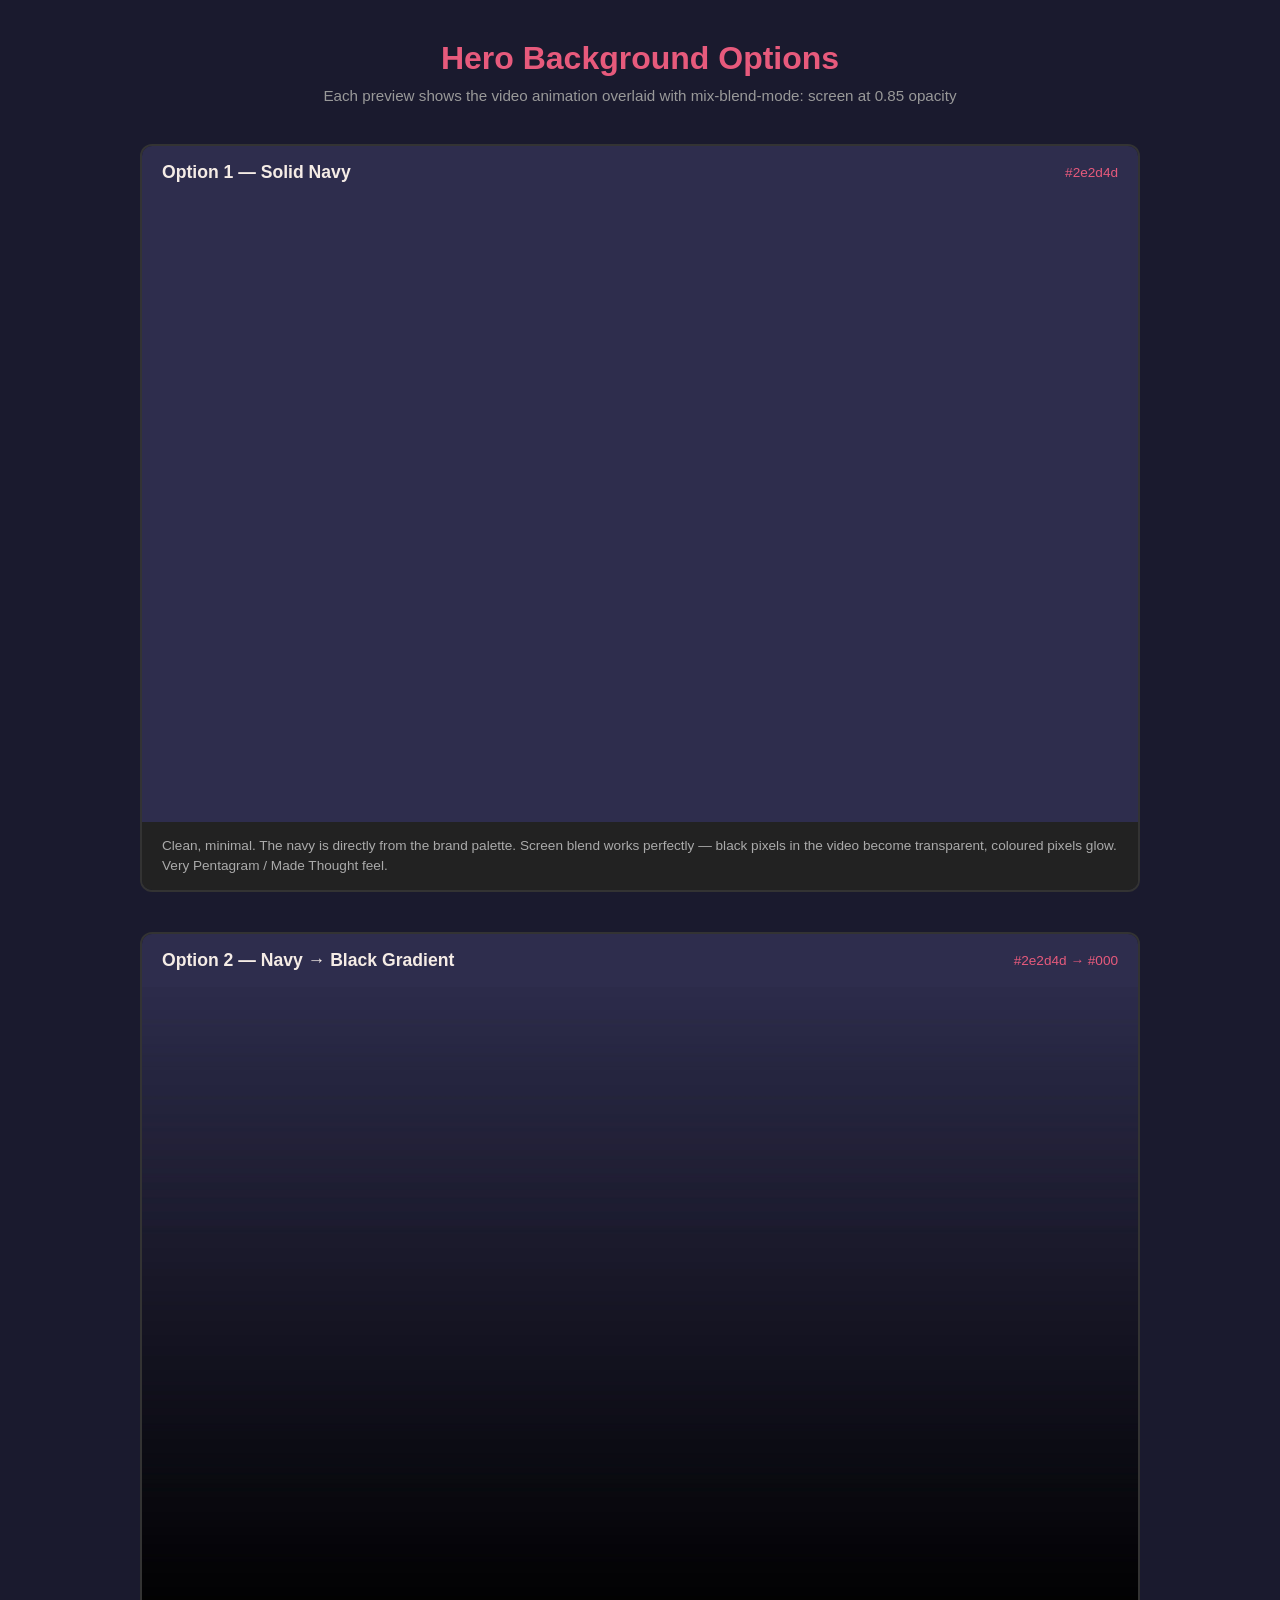
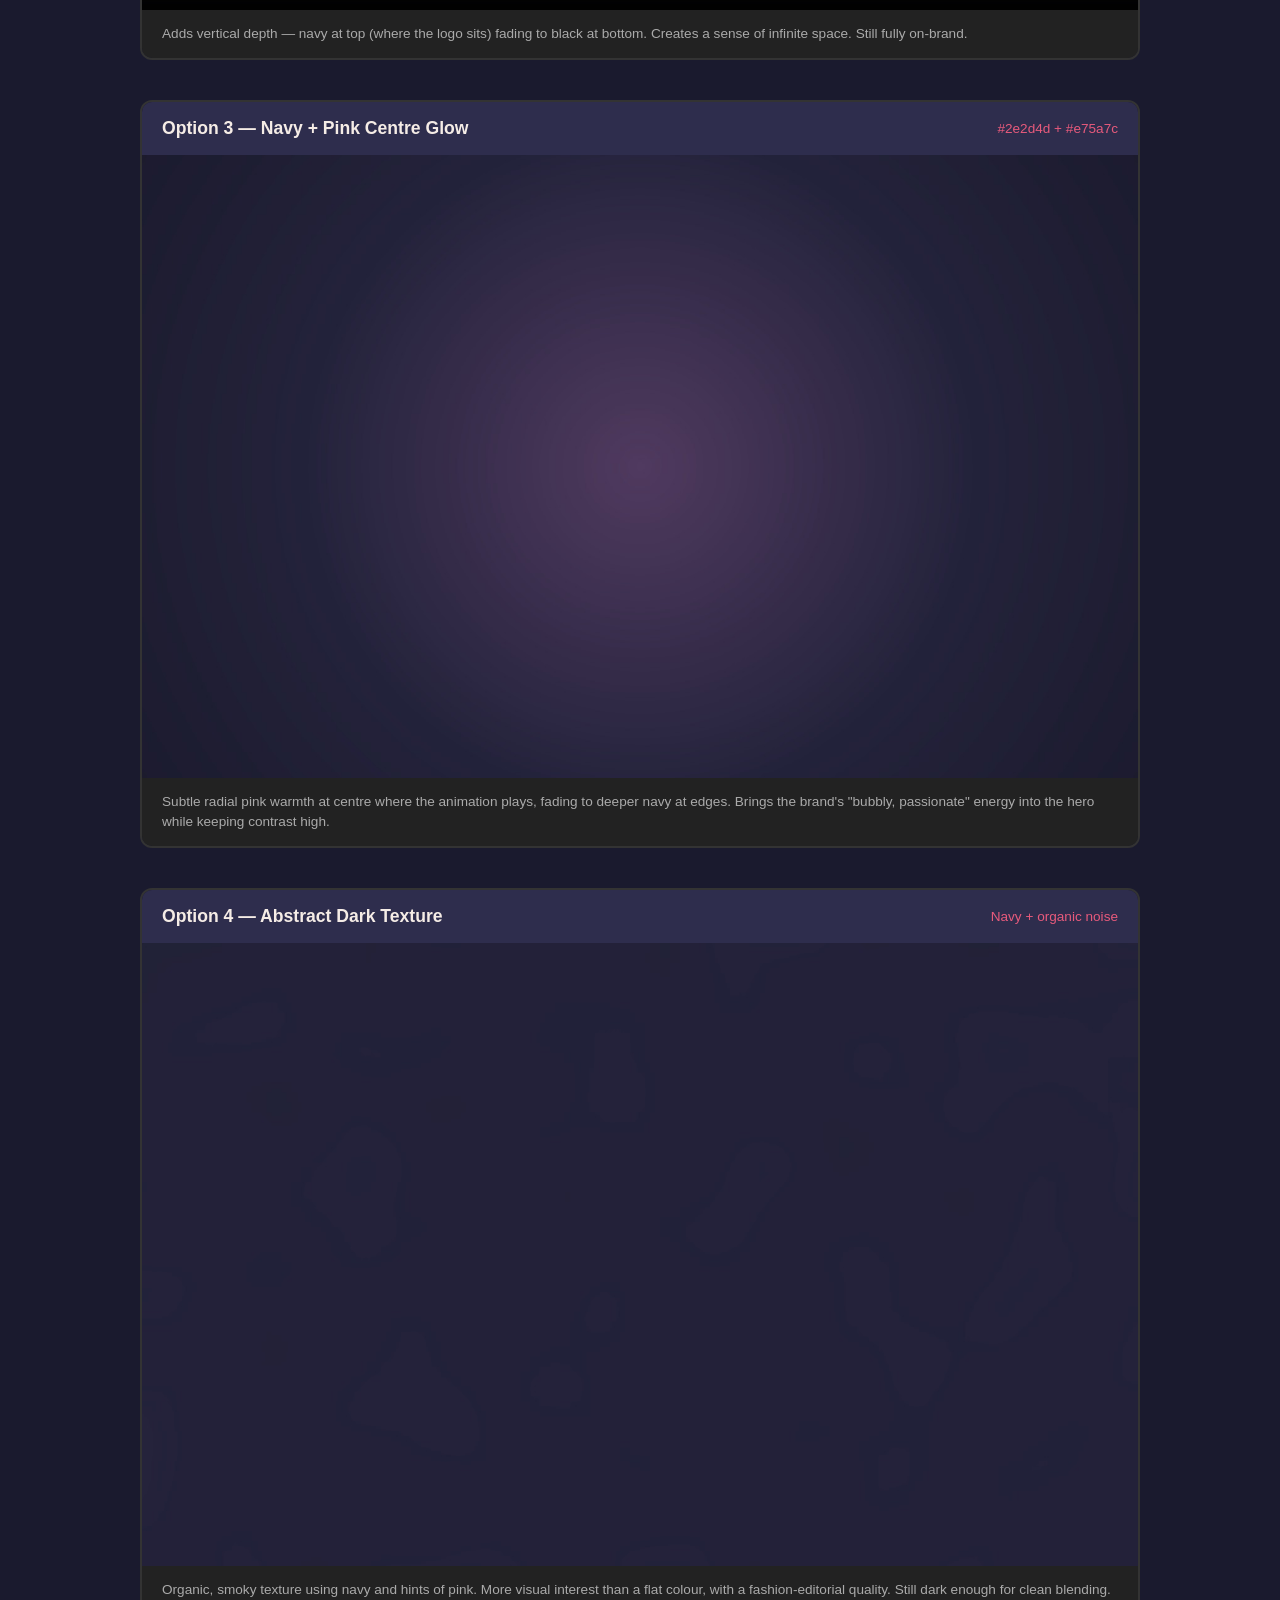
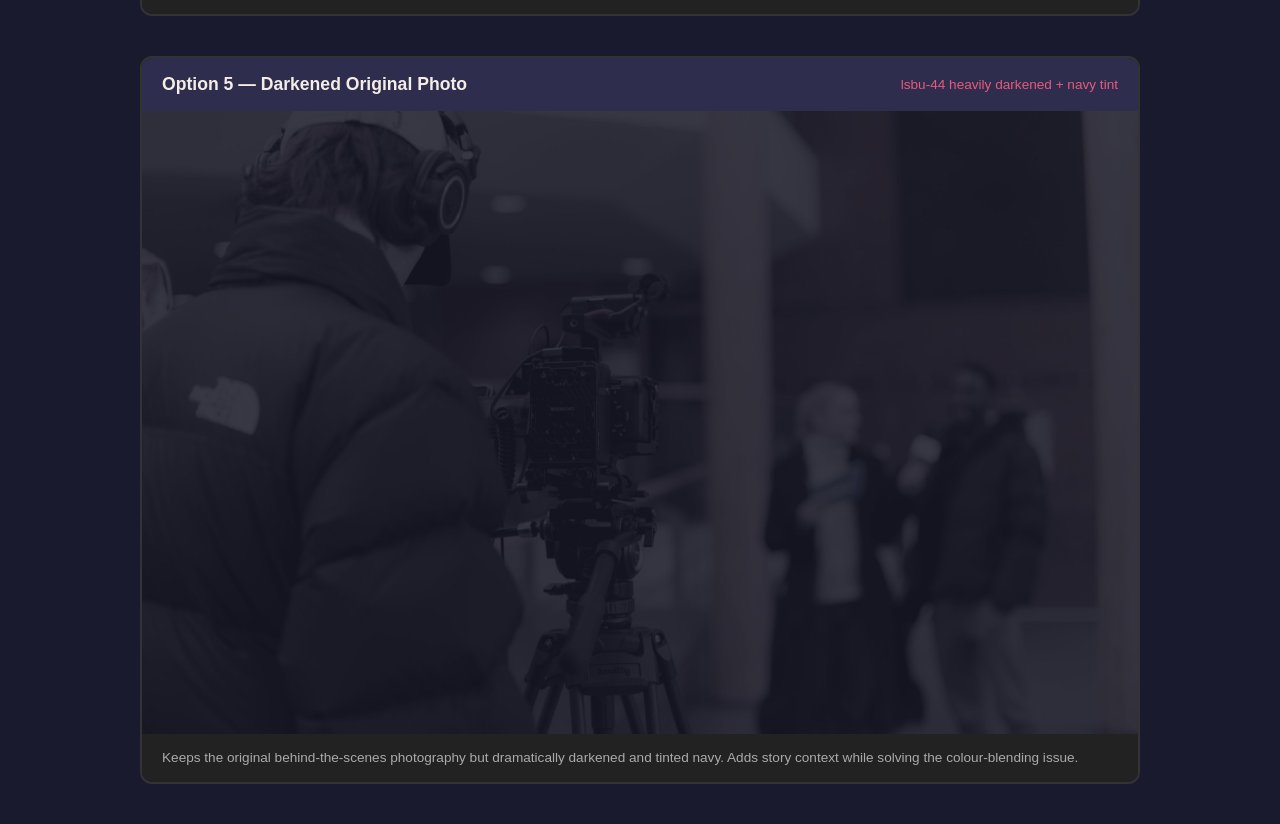
<file: assets/images/hero-options/preview.html>
<!DOCTYPE html>
<html lang="en">
<head>
<meta charset="UTF-8">
<meta name="viewport" content="width=device-width, initial-scale=1.0">
<title>AMI Creative — Hero Background Options</title>
<style>
  * { margin: 0; padding: 0; box-sizing: border-box; }
  body { background: #1a1a2e; color: #f5ece6; font-family: 'Poppins', sans-serif; padding: 40px 20px; }
  h1 { text-align: center; font-size: 2rem; margin-bottom: 10px; color: #e75a7c; }
  .subtitle { text-align: center; font-size: 0.95rem; color: #999; margin-bottom: 40px; }
  .grid { display: grid; grid-template-columns: 1fr; gap: 40px; max-width: 1000px; margin: 0 auto; }
  .option { border: 2px solid #333; border-radius: 12px; overflow: hidden; }
  .option-header { padding: 16px 20px; background: #2e2d4d; display: flex; justify-content: space-between; align-items: center; }
  .option-header h2 { font-size: 1.1rem; color: #f5ece6; }
  .option-header span { font-size: 0.85rem; color: #e75a7c; }
  .hero-preview { position: relative; width: 100%; aspect-ratio: 16/10; overflow: hidden; }
  .hero-preview img.bg { width: 100%; height: 100%; object-fit: cover; }
  .hero-preview video { position: absolute; top: 50%; left: 50%; min-width: 100%; min-height: 100%; transform: translate(-50%, -50%); object-fit: cover; mix-blend-mode: screen; opacity: 0.85; }
  .desc { padding: 14px 20px; background: #222; font-size: 0.85rem; color: #aaa; line-height: 1.5; }
</style>
</head>
<body>
<h1>Hero Background Options</h1>
<p class="subtitle">Each preview shows the video animation overlaid with mix-blend-mode: screen at 0.85 opacity</p>
<div class="grid">

  <div class="option">
    <div class="option-header"><h2>Option 1 — Solid Navy</h2><span>#2e2d4d</span></div>
    <div class="hero-preview">
      <img class="bg" src="option-1-solid-navy.jpg" alt="Solid navy">
      <video autoplay loop muted playsinline src="../../hero-animation.mp4"></video>
    </div>
    <div class="desc">Clean, minimal. The navy is directly from the brand palette. Screen blend works perfectly — black pixels in the video become transparent, coloured pixels glow. Very Pentagram / Made Thought feel.</div>
  </div>

  <div class="option">
    <div class="option-header"><h2>Option 2 — Navy → Black Gradient</h2><span>#2e2d4d → #000</span></div>
    <div class="hero-preview">
      <img class="bg" src="option-2-navy-black-gradient.jpg" alt="Navy to black gradient">
      <video autoplay loop muted playsinline src="../../hero-animation.mp4"></video>
    </div>
    <div class="desc">Adds vertical depth — navy at top (where the logo sits) fading to black at bottom. Creates a sense of infinite space. Still fully on-brand.</div>
  </div>

  <div class="option">
    <div class="option-header"><h2>Option 3 — Navy + Pink Centre Glow</h2><span>#2e2d4d + #e75a7c</span></div>
    <div class="hero-preview">
      <img class="bg" src="option-3-navy-pink-glow.jpg" alt="Navy with pink glow">
      <video autoplay loop muted playsinline src="../../hero-animation.mp4"></video>
    </div>
    <div class="desc">Subtle radial pink warmth at centre where the animation plays, fading to deeper navy at edges. Brings the brand's "bubbly, passionate" energy into the hero while keeping contrast high.</div>
  </div>

  <div class="option">
    <div class="option-header"><h2>Option 4 — Abstract Dark Texture</h2><span>Navy + organic noise</span></div>
    <div class="hero-preview">
      <img class="bg" src="option-4-abstract-dark-texture.jpg" alt="Abstract dark texture">
      <video autoplay loop muted playsinline src="../../hero-animation.mp4"></video>
    </div>
    <div class="desc">Organic, smoky texture using navy and hints of pink. More visual interest than a flat colour, with a fashion-editorial quality. Still dark enough for clean blending.</div>
  </div>

  <div class="option">
    <div class="option-header"><h2>Option 5 — Darkened Original Photo</h2><span>lsbu-44 heavily darkened + navy tint</span></div>
    <div class="hero-preview">
      <img class="bg" src="option-5-darkened-original.jpg" alt="Darkened original">
      <video autoplay loop muted playsinline src="../../hero-animation.mp4"></video>
    </div>
    <div class="desc">Keeps the original behind-the-scenes photography but dramatically darkened and tinted navy. Adds story context while solving the colour-blending issue.</div>
  </div>

</div>
</body>
</html>
</file>
